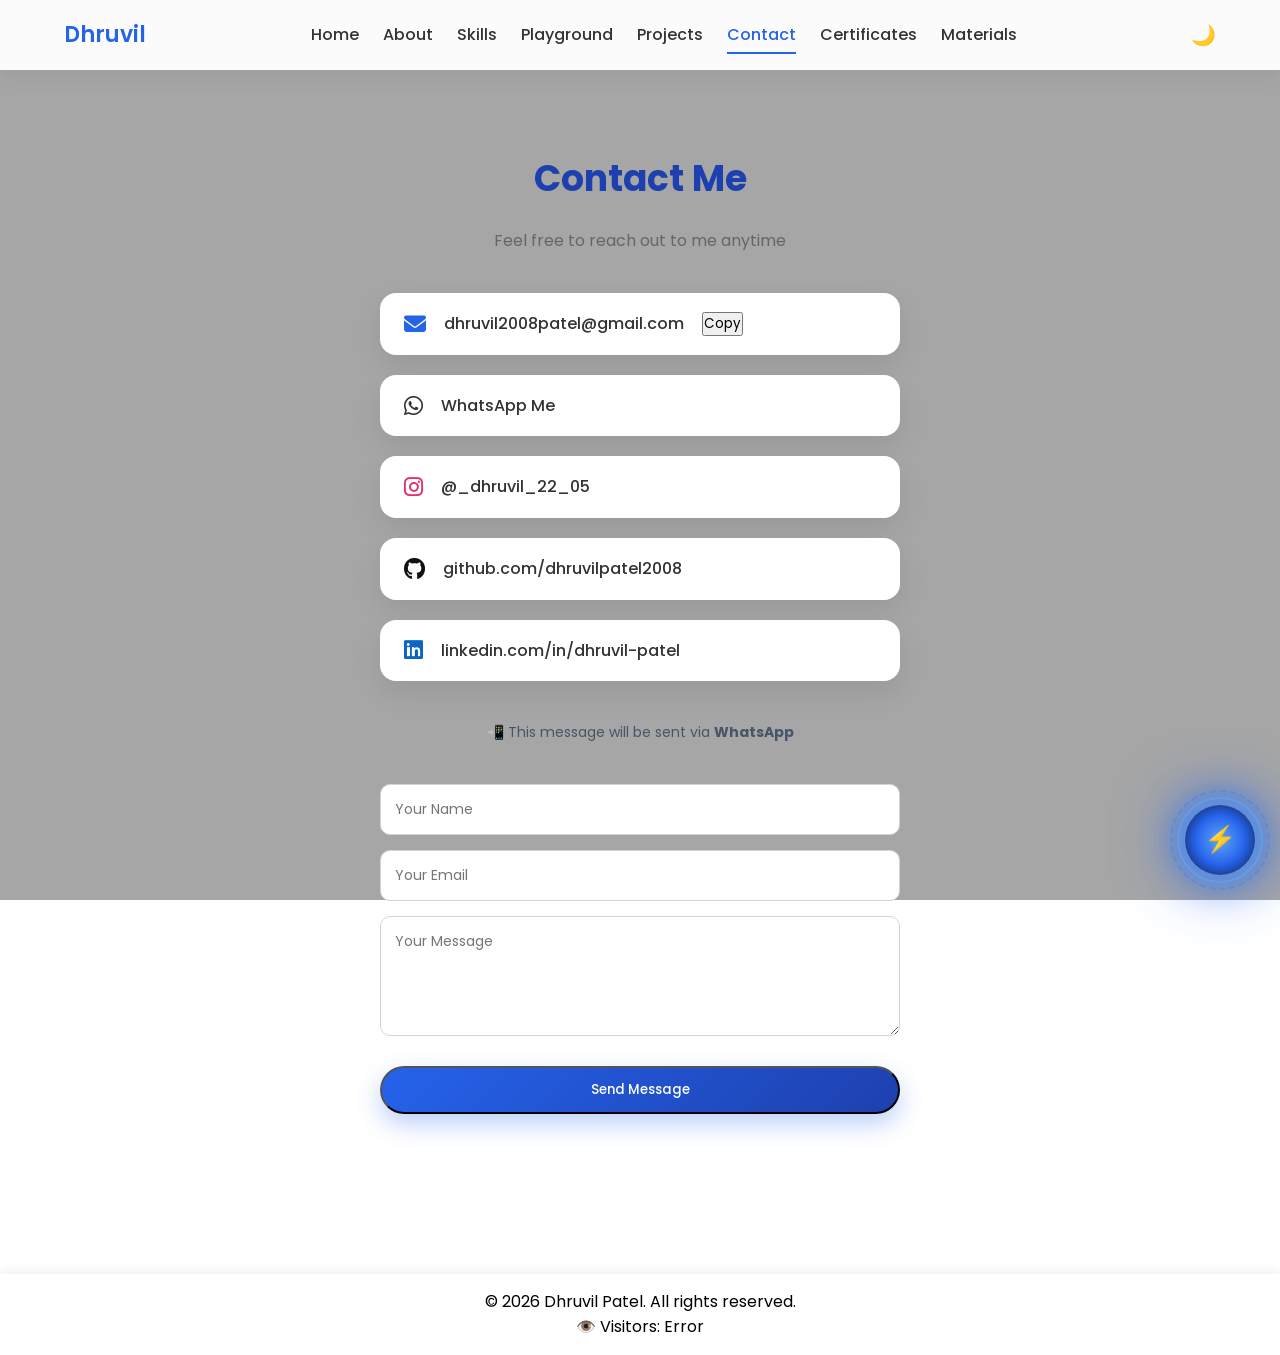
<file: contact.html>
<!DOCTYPE html>
<html lang="en">
<head>
  <meta charset="UTF-8">
  <meta name="viewport" content="width=device-width, initial-scale=1.0">
  <title>Contact | Dhruvil Patel</title>

  <!-- Main CSS -->
  <link rel="stylesheet" href="css/style.css">

  <!-- Font Awesome Icons -->
  <link rel="stylesheet" href="https://cdnjs.cloudflare.com/ajax/libs/font-awesome/6.5.1/css/all.min.css">
</head>

<body id="dynamic-theme">
  <video
  id="weather-video"
  autoplay
  muted
  loop
  playsinline>
</video>
<div class="animated-bg"></div>

<!-- ===== NAVBAR ===== -->
<header class="navbar">
  <h2 class="logo">Dhruvil</h2>
  <nav>
    <a href="index.html">Home</a>
    <a href="about.html">About</a>
    <a href="skills.html">Skills</a>
    <a href="playground.html">Playground</a>
    <a href="projects.html">Projects</a>
    <a href="contact.html" class="active">Contact</a>
    <a href="certificates.html">Certificates</a>
    
    <a 
      href="https://github.com/pateldhruvil2008/college-website/tree/main/materials"
      target="_blank"
    >
      Materials
    </a>
  </nav>
  <button id="theme-toggle" class="theme-btn">🌙</button>
</header>

<!-- ===== CONTACT SECTION ===== -->
<section class="page contact-page">
  <h1>Contact Me</h1>
  <p class="contact-subtitle">Feel free to reach out to me anytime</p>

  <!-- CONTACT LINKS -->
  <div class="contact-box">

    <!-- Email + Copy -->
    <div class="contact-item">
      <i class="fa-solid fa-envelope"></i>
      <span id="email-text">dhruvil2008patel@gmail.com</span>
      <button class="copy-btn" onclick="copyEmail()">Copy</button>
    </div>

    <!-- WhatsApp -->
    <a 
      href="https://wa.me/919586920797" 
      target="_blank" 
      class="contact-item"
    >
      <i class="fa-brands fa-whatsapp"></i>
      <span>WhatsApp Me</span>
    </a>

    <!-- Instagram -->
    <a href="https://www.instagram.com/_dhruvil_22_05/" target="_blank" class="contact-item">
      <i class="fa-brands fa-instagram"></i>
      <span>@_dhruvil_22_05</span>
    </a>

    <!-- GitHub -->
    <a href="https://github.com/dhruvilpatel2008" target="_blank" class="contact-item">
      <i class="fa-brands fa-github"></i>
      <span>github.com/dhruvilpatel2008</span>
    </a>

    <!-- LinkedIn -->
    <a href="https://www.linkedin.com/in/dhruvil-patel-48ab1a374" target="_blank" class="contact-item">
      <i class="fa-brands fa-linkedin"></i>
      <span>linkedin.com/in/dhruvil-patel</span>
    </a>

  </div>
<p class="whatsapp-info">
  📲 This message will be sent via <strong>WhatsApp</strong>
</p>

  <!-- CONTACT FORM -->
  <form class="contact-form" onsubmit="sendMessage(event)">
    <input type="text" id="name" placeholder="Your Name" required>
    <input type="email" id="email" placeholder="Your Email" required>
    <textarea id="message" placeholder="Your Message" required></textarea>
    <button type="submit" class="btn">Send Message</button>
  </form>
</section>

<!-- TOAST -->
<div id="toast">Message Sent ✔</div>

<!-- ===== FOOTER ===== -->
<footer>
  <p>© 2026 Dhruvil Patel. All rights reserved.</p>
  <p id="view-counter">👁️ Visitors: Loading...</p>

</footer>
<!-- Chatbot Button -->
<div id="chat-btn">
  <div class="ai-orb">
    <span class="orb-icon">⚡</span>
  </div>
  <span class="chat-tooltip">Ask Dhruvil AI</span>
</div>

<!-- Chatbot Box -->
<div id="chat-box">
  <div class="chat-header">

  <span>Dhruvil AI ⚡</span>

  <button onclick="clearChat()" class="clear-chat-btn">
    🗑
  </button>

</div>

  <div id="chat-messages">
    <div class="bot-msg">
      Hello! Choose an option 👇
    </div>

    <button onclick="askQuestion('about')">About Me</button>
    <button onclick="askQuestion('skills')">Skills</button>
    <button onclick="askQuestion('projects')">Projects</button>
    <button onclick="askQuestion('contact')">Contact</button>
  </div>

  <div class="chat-input">
    <input type="text" id="userInput" placeholder="Ask a question...">
    <button onclick="sendMessage()">Send</button>
  </div>
</div>
<!-- ===== JS ===== -->
 <script src="js/script.js"></script>
<script src="js/darkmode.js"></script>
<script src="js/contact.js"></script>
<script src="js/view-counter.js"></script>

</body>
</html>
</file>
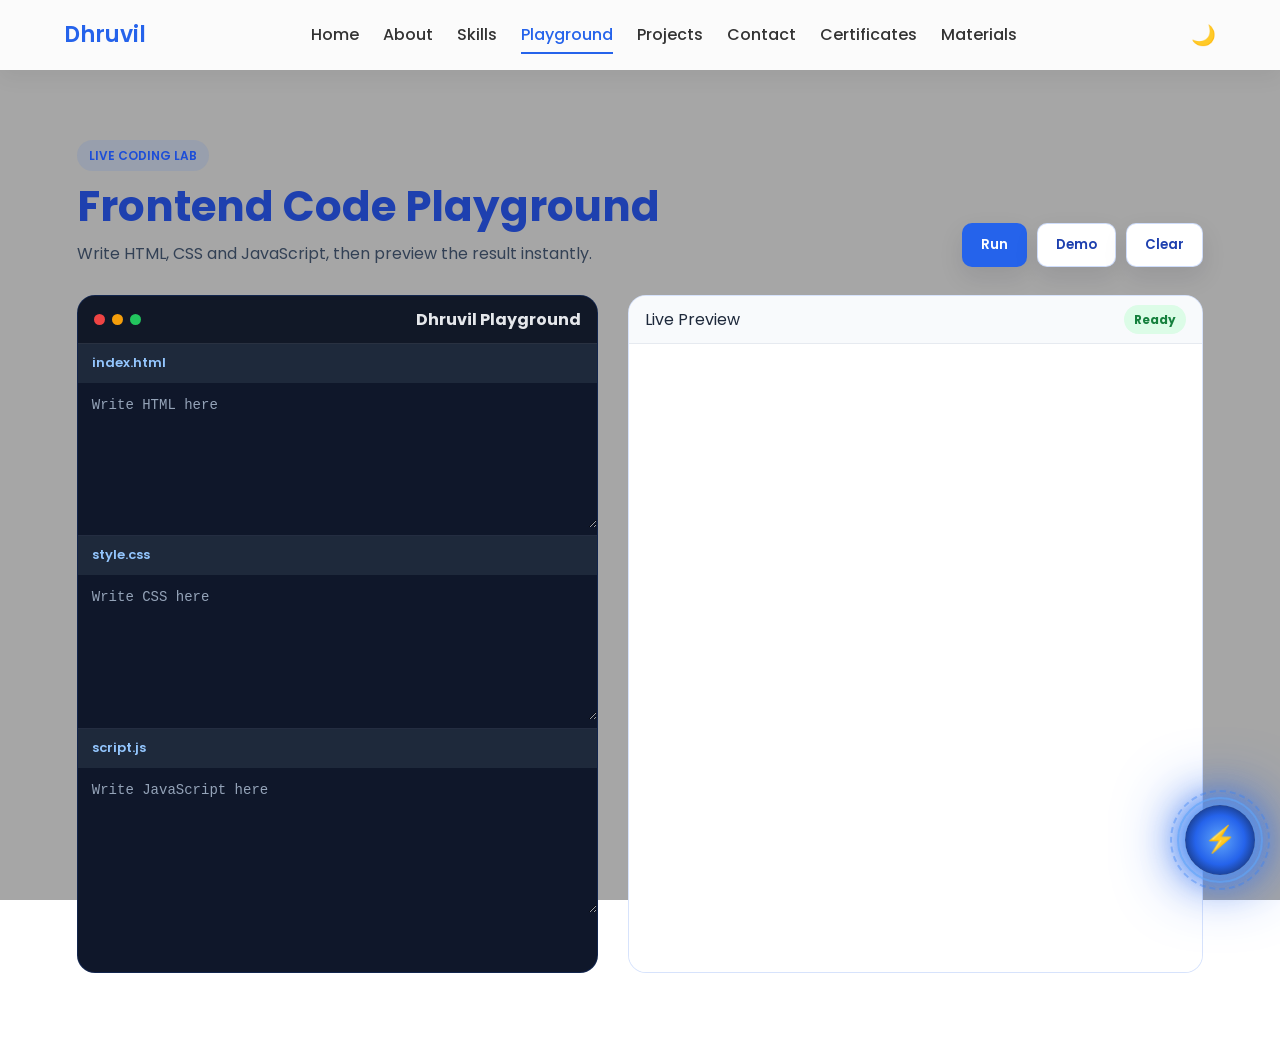
<file: playground.html>
<!DOCTYPE html>
<html lang="en">
<head>
  <meta charset="UTF-8">
  <title>Code Playground | Dhruvil</title>
  <meta name="viewport" content="width=device-width, initial-scale=1.0">

  <link rel="stylesheet" href="css/style.css?v=4">
</head>
<body id="dynamic-theme">
<video
  id="weather-video"
  autoplay
  muted
  loop
  playsinline>
</video>
<header class="navbar">
  <h2 class="logo">Dhruvil</h2>
  <nav>
    <a href="index.html">Home</a>
    <a href="about.html">About</a>
    <a href="skills.html">Skills</a>
    <a href="playground.html" class="active">Playground</a>
    <a href="projects.html">Projects</a>
    <a href="contact.html">Contact</a>
    <a href="certificates.html">Certificates</a>
    
    <!-- ✅ MATERIALS (GitHub Folder View) -->
    <a 
      href="https://github.com/pateldhruvil2008/college-website/tree/main/materials"
      target="_blank"
    >
      Materials
    </a>
  </nav>
  <button id="theme-toggle" class="theme-btn">🌙</button>
</header>

<section class="playground">

  <div class="playground-hero">
    <div>
      <span class="about-label">Live Coding Lab</span>
      <h1>Frontend Code Playground</h1>
      <p class="subtitle">Write HTML, CSS and JavaScript, then preview the result instantly.</p>
    </div>

    <div class="playground-actions">
      <button class="tool-btn primary-tool" onclick="runCode()">Run</button>
      <button class="tool-btn" onclick="loadStarterCode()">Demo</button>
      <button class="tool-btn" onclick="clearPlayground()">Clear</button>
    </div>
  </div>

  <div class="editor-container">

    <div class="editors">
      <div class="editor-topbar">
        <div class="window-dots">
          <span></span>
          <span></span>
          <span></span>
        </div>
        <strong>Dhruvil Playground</strong>
      </div>

      <div class="code-pane">
        <div class="file-tab">index.html</div>
        <textarea id="html-code" spellcheck="false" placeholder="Write HTML here"></textarea>
      </div>

      <div class="code-pane">
        <div class="file-tab">style.css</div>
        <textarea id="css-code" spellcheck="false" placeholder="Write CSS here"></textarea>
      </div>

      <div class="code-pane">
        <div class="file-tab">script.js</div>
        <textarea id="js-code" spellcheck="false" placeholder="Write JavaScript here"></textarea>
      </div>
    </div>

    <div class="output">
      <div class="preview-bar">
        <span>Live Preview</span>
        <strong id="preview-status">Ready</strong>
      </div>
      <iframe id="output-frame"></iframe>
    </div>

  </div>

</section>
<!-- Chatbot Button -->
<div id="chat-btn">
  <div class="ai-orb">
    <span class="orb-icon">⚡</span>
  </div>
  <span class="chat-tooltip">Ask Dhruvil AI</span>
</div>

<!-- Chatbot Box -->
<div id="chat-box">
  <div class="chat-header">

  <span>Dhruvil AI ⚡</span>

  <button onclick="clearChat()" class="clear-chat-btn">
    🗑
  </button>

</div>

  <div id="chat-messages">
    <div class="bot-msg">
      Hello! Choose an option 👇
    </div>

    <button onclick="askQuestion('about')">About Me</button>
    <button onclick="askQuestion('skills')">Skills</button>
    <button onclick="askQuestion('projects')">Projects</button>
    <button onclick="askQuestion('contact')">Contact</button>
  </div>

  <div class="chat-input">
    <input type="text" id="userInput" placeholder="Ask a question...">
    <button onclick="sendMessage()">Send</button>
  </div>
</div>
<!-- ===== JS ===== -->
 <script src="js/script.js"></script>
<script src="js/darkmode.js"></script>
<script src="js/playground.js"></script>

</body>
</html>
</file>
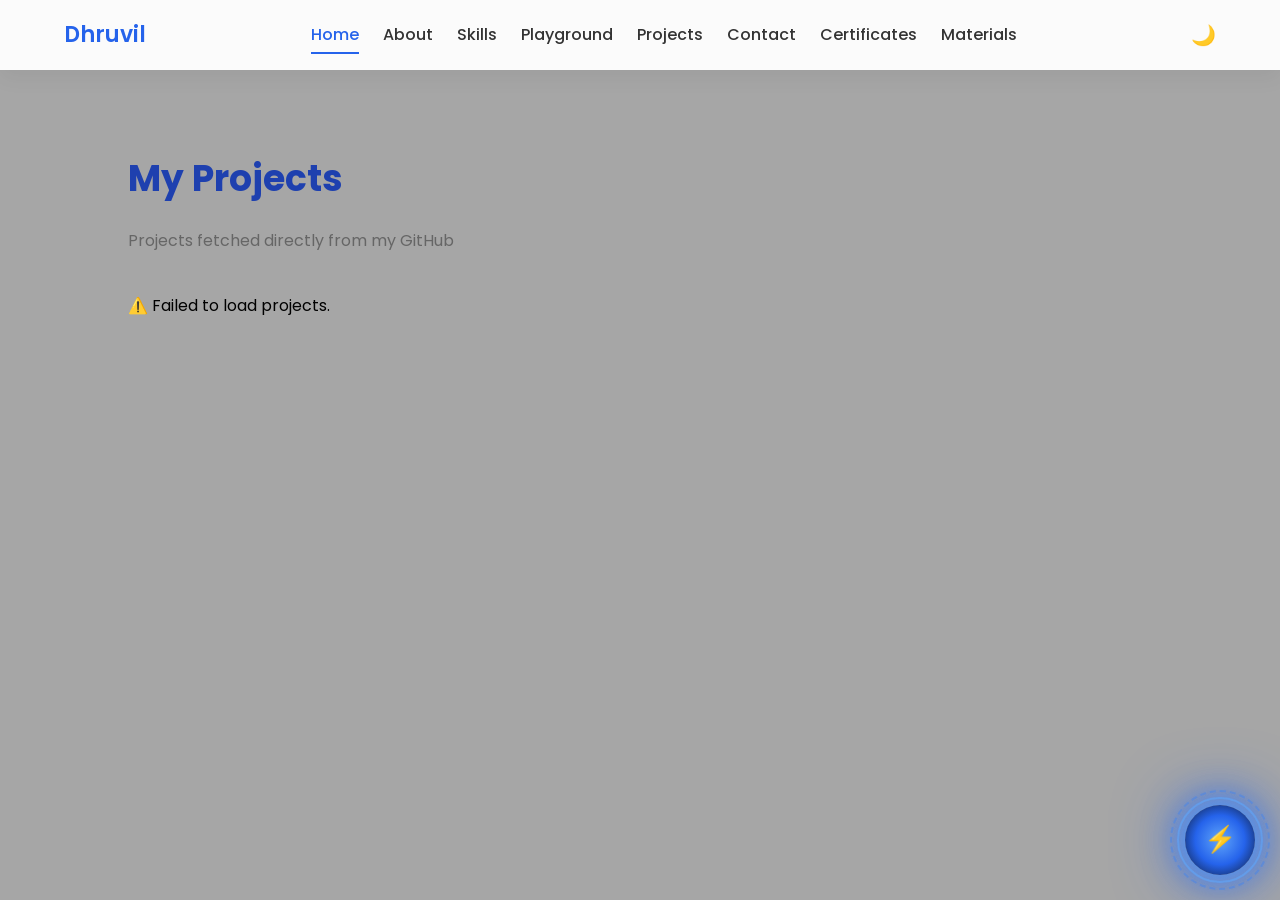
<file: projects.html>
<!DOCTYPE html>
<html lang="en">
<head>
  <meta charset="UTF-8">
  <meta name="viewport" content="width=device-width, initial-scale=1.0">
  <title>Projects | Dhruvil Patel</title>

  <link rel="stylesheet" href="css/style.css">
</head>
<body id="dynamic-theme">
  <video
    id="weather-video"
    autoplay
    muted
    loop
    playsinline>
  </video>
  <div class="animated-bg"></div>

<header class="navbar">
  <h2 class="logo">Dhruvil</h2>
  <nav>
    <a href="index.html" class="active">Home</a>
    <a href="about.html">About</a>
    <a href="skills.html">Skills</a>
    <a href="playground.html">Playground</a>
    <a href="projects.html">Projects</a>
    <a href="contact.html">Contact</a>
    <a href="certificates.html">Certificates</a>
    
    <!-- ✅ MATERIALS (GitHub Folder View) -->
    <a 
      href="https://github.com/pateldhruvil2008/college-website/tree/main/materials"
      target="_blank"
    >
      Materials
    </a>
  </nav>
  <button id="theme-toggle" class="theme-btn">🌙</button>
</header>

<section class="page">
  <h1>My Projects</h1>
  <p class="contact-subtitle">
    Projects fetched directly from my GitHub
  </p>

  <!-- Projects will load here -->
  <div id="projects-container" class="projects-grid">
    <p>Loading projects...</p>
  </div>
</section>
<!-- Chatbot Button -->
<div id="chat-btn">
  <div class="ai-orb">
    <span class="orb-icon">⚡</span>
  </div>
  <span class="chat-tooltip">Ask Dhruvil AI</span>
</div>

<!-- Chatbot Box -->
<div id="chat-box">
  <div class="chat-header">

  <span>Dhruvil AI ⚡</span>

  <button onclick="clearChat()" class="clear-chat-btn">
    🗑
  </button>

</div>

  <div id="chat-messages">
    <div class="bot-msg">
      Hello! Choose an option 👇
    </div>

    <button onclick="askQuestion('about')">About Me</button>
    <button onclick="askQuestion('skills')">Skills</button>
    <button onclick="askQuestion('projects')">Projects</button>
    <button onclick="askQuestion('contact')">Contact</button>
  </div>

  <div class="chat-input">
    <input type="text" id="userInput" placeholder="Ask a question...">
    <button onclick="sendMessage()">Send</button>
  </div>
</div>
<!-- ===== JS ===== -->
 <script src="js/script.js"></script>
<script src="js/darkmode.js"></script>
<script src="js/projects.js"></script>
</body>
</html>
</file>
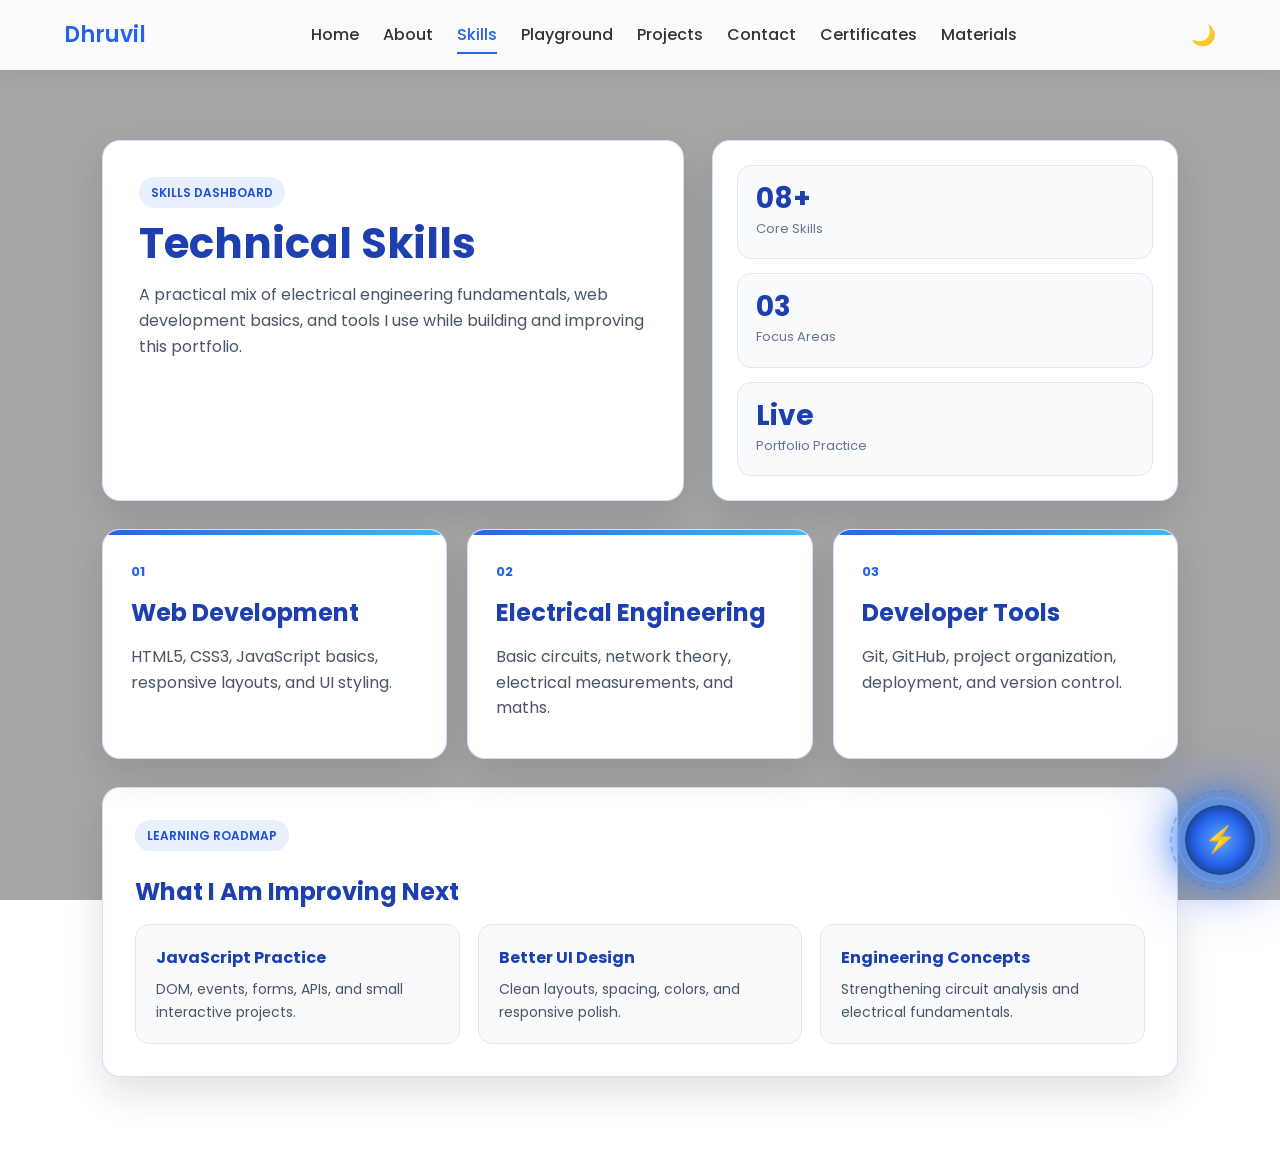
<file: skills.html>
<!DOCTYPE html>
<html lang="en">
<head>
  <meta charset="UTF-8">
  <meta name="viewport" content="width=device-width, initial-scale=1.0">
  <title>Skills | Dhruvil Patel</title>
  <link rel="stylesheet" href="css/style.css?v=3">
</head>
<body id="dynamic-theme">
  <video
    id="weather-video"
    autoplay
    muted
    loop
    playsinline>
  </video>
  <div class="animated-bg"></div>

<header class="navbar">
  <h2 class="logo">Dhruvil</h2>
  <nav>
    <a href="index.html">Home</a>
    <a href="about.html">About</a>
    <a href="skills.html" class="active">Skills</a>
    <a href="playground.html">Playground</a>
    <a href="projects.html">Projects</a>
    <a href="contact.html">Contact</a>
    <a href="certificates.html">Certificates</a>
    
    <!-- ✅ MATERIALS (GitHub Folder View) -->
    <a 
      href="https://github.com/pateldhruvil2008/college-website/tree/main/materials"
      target="_blank"
    >
      Materials
    </a>
  </nav>
  <button id="theme-toggle" class="theme-btn">🌙</button>
</header>

<section class="skills-page">
  <div class="skills-container">
    <div class="skills-hero">
      <div>
        <span class="about-label">Skills Dashboard</span>
        <h1>Technical Skills</h1>
        <p>
          A practical mix of electrical engineering fundamentals, web
          development basics, and tools I use while building and improving this
          portfolio.
        </p>
      </div>

      <div class="skills-summary">
        <div>
          <strong>08+</strong>
          <span>Core Skills</span>
        </div>
        <div>
          <strong>03</strong>
          <span>Focus Areas</span>
        </div>
        <div>
          <strong>Live</strong>
          <span>Portfolio Practice</span>
        </div>
      </div>
    </div>

    <div class="skill-category-grid">
      <div class="skill-category-card">
        <span>01</span>
        <h2>Web Development</h2>
        <p>HTML5, CSS3, JavaScript basics, responsive layouts, and UI styling.</p>
      </div>

      <div class="skill-category-card">
        <span>02</span>
        <h2>Electrical Engineering</h2>
        <p>Basic circuits, network theory, electrical measurements, and maths.</p>
      </div>

      <div class="skill-category-card">
        <span>03</span>
        <h2>Developer Tools</h2>
        <p>Git, GitHub, project organization, deployment, and version control.</p>
      </div>
    </div>

    <div class="skills-panel roadmap-panel">
      <div>
        <span class="about-label">Learning Roadmap</span>
        <h2>What I Am Improving Next</h2>
      </div>

      <div class="roadmap-grid">
        <div>
          <strong>JavaScript Practice</strong>
          <p>DOM, events, forms, APIs, and small interactive projects.</p>
        </div>
        <div>
          <strong>Better UI Design</strong>
          <p>Clean layouts, spacing, colors, and responsive polish.</p>
        </div>
        <div>
          <strong>Engineering Concepts</strong>
          <p>Strengthening circuit analysis and electrical fundamentals.</p>
        </div>
      </div>
    </div>
  </div>
</section>
<!-- Chatbot Button -->
<div id="chat-btn">
  <div class="ai-orb">
    <span class="orb-icon">⚡</span>
  </div>
  <span class="chat-tooltip">Ask Dhruvil AI</span>
</div>

<!-- Chatbot Box -->
<div id="chat-box">
  <div class="chat-header">

  <span>Dhruvil AI ⚡</span>

  <button onclick="clearChat()" class="clear-chat-btn">
    🗑
  </button>

</div>

  <div id="chat-messages">
    <div class="bot-msg">
      Hello! Choose an option 👇
    </div>

    <button onclick="askQuestion('about')">About Me</button>
    <button onclick="askQuestion('skills')">Skills</button>
    <button onclick="askQuestion('projects')">Projects</button>
    <button onclick="askQuestion('contact')">Contact</button>
  </div>

  <div class="chat-input">
    <input type="text" id="userInput" placeholder="Ask a question...">
    <button onclick="sendMessage()">Send</button>
  </div>
</div>
<!-- ===== JS ===== -->
 <script src="js/script.js"></script>
<script src="js/darkmode.js"></script>

</body>
</html>
</file>
<file: css/style.css>
/* =========================================================
   PORTFOLIO WEBSITE - COMPLETE RESPONSIVE CSS
   ========================================================= */

/* =========================================================
   GOOGLE FONT
   ========================================================= */

@import url('https://fonts.googleapis.com/css2?family=Poppins:wght@300;400;500;600&display=swap');


/* =========================================================
   RESET
   ========================================================= */

* {
  margin: 0;
  padding: 0;
  box-sizing: border-box;
  font-family: 'Poppins', sans-serif;
}

html {
  width: 100%;
  scroll-behavior: smooth;
}

body {
  width: 100%;
  min-height: 100vh;
  background: #ffffff;
  color: #000000;
  line-height: 1.6;
  overflow-x: hidden;
  transition: background 0.3s ease, color 0.3s ease;
}

img,
video,
iframe {
  max-width: 100%;
}

button,
input,
textarea {
  font-family: inherit;
}


/* =========================================================
   NAVBAR
   ========================================================= */

.navbar {
  position: sticky;
  position: -webkit-sticky;

  top: 0;
  left: 0;

  width: 100%;

  z-index: 10000;

  background: rgba(255, 255, 255, 0.95);
  backdrop-filter: blur(12px);
  -webkit-backdrop-filter: blur(12px);

  display: flex;
  align-items: center;
  justify-content: space-between;

  min-height: 70px;

  padding: 14px 5%;

  box-shadow: 0 8px 20px rgba(0, 0, 0, 0.05);

  animation: slideDown 0.8s ease;
}

/* Logo */

.logo {
  flex: 0 0 auto;

  font-size: 22px;
  font-weight: 600;

  color: #2563eb;

  white-space: nowrap;
}

/* Navigation */

.navbar nav {
  display: flex;
  align-items: center;

  gap: 24px;

  flex: 0 1 auto;

  white-space: nowrap;
}

/* Navbar links */

.navbar a {
  margin: 0;

  text-decoration: none;

  color: #333;

  font-weight: 500;

  position: relative;

  transition: color 0.3s ease;

  white-space: nowrap;
}

.navbar a::after {
  content: "";

  position: absolute;

  left: 0;
  bottom: -6px;

  width: 0;
  height: 2px;

  background: #2563eb;

  transition: width 0.3s ease;
}

.navbar a:hover::after,
.navbar a.active::after {
  width: 100%;
}

.navbar a:hover,
.navbar a.active {
  color: #2563eb;
}


/* Theme button */

.theme-btn {
  flex: 0 0 auto;

  border: none;
  background: none;

  font-size: 20px;

  cursor: pointer;

  margin-left: 10px;
}


/* =========================================================
   GLOBAL BUTTON
   ========================================================= */

.btn {
  display: inline-block;

  margin-top: 15px;

  padding: 12px 25px;

  background: linear-gradient(
    135deg,
    #2563eb,
    #1e40af
  );

  color: #ffffff;

  border-radius: 30px;

  text-decoration: none;

  font-weight: 500;

  box-shadow: 0 10px 25px rgba(37, 99, 235, 0.3);

  transition:
    transform 0.3s ease,
    box-shadow 0.3s ease,
    background 0.3s ease;
}

.btn:hover {
  transform: translateY(-4px);

  box-shadow:
    0 15px 30px rgba(37, 99, 235, 0.45);
}


/* =========================================================
   HERO
   ========================================================= */

.hero {
  width: 100%;

  min-height: 90vh;

  display: flex;

  align-items: center;
  justify-content: space-between;

  gap: 50px;

  padding: 80px 10%;

  animation: fadeIn 1.2s ease;
}

.hero-text {
  width: 100%;
  max-width: 550px;
}

.hero-text h1 {
  font-size: clamp(32px, 5vw, 46px);

  line-height: 1.2;

  margin-bottom: 10px;
}

.hero-text h1 span {
  color: #2563eb;
}

.hero-text h3 {
  font-size: 22px;

  font-weight: 500;

  color: #555;

  margin-bottom: 15px;
}

.hero-text p {
  color: #666;
}

.hero-img {
  flex: 0 0 auto;
}

.hero-img img {
  display: block;

  width: 260px;
  height: 260px;

  object-fit: cover;

  border-radius: 50%;

  box-shadow:
    0 20px 40px rgba(0, 0, 0, 0.15);

  animation: float 3s ease-in-out infinite;
}


/* =========================================================
   PAGE SECTIONS
   ========================================================= */

.page {
  width: 100%;

  padding: 80px 10%;

  animation: fadeUp 1s ease;
}

.page h1 {
  font-size: 36px;

  margin-bottom: 20px;

  color: #1e40af;
}


/* =========================================================
   SKILLS
   ========================================================= */

.skills {
  list-style: none;

  display: grid;

  grid-template-columns:
    repeat(auto-fit, minmax(180px, 1fr));

  gap: 20px;

  margin-top: 30px;
}

.skills li {
  background: #ffffff;

  padding: 18px;

  border-radius: 12px;

  text-align: center;

  font-weight: 500;

  box-shadow:
    0 10px 25px rgba(0, 0, 0, 0.08);

  transition:
    transform 0.3s,
    box-shadow 0.3s;
}

.skills li:hover {
  transform: translateY(-6px);

  box-shadow:
    0 18px 35px rgba(0, 0, 0, 0.12);
}


/* =========================================================
   PROJECTS
   ========================================================= */

.projects-grid {
  width: 100%;

  display: grid;

  grid-template-columns:
    repeat(auto-fit, minmax(260px, 1fr));

  gap: 25px;

  margin-top: 40px;
}

.project-card {
  width: 100%;

  min-width: 0;

  background: #ffffff;

  padding: 25px;

  border-radius: 16px;

  margin: 20px 0;

  box-shadow:
    0 15px 35px rgba(0, 0, 0, 0.08);

  transition:
    transform 0.3s,
    box-shadow 0.3s;
}

.project-card:hover {
  transform: translateY(-8px);

  box-shadow:
    0 25px 45px rgba(0, 0, 0, 0.15);
}

.project-card h3 {
  margin-bottom: 10px;

  color: #1e40af;
}

.project-card p {
  color: #555;

  font-size: 14px;

  margin-bottom: 15px;
}

.project-links {
  display: flex;

  flex-wrap: wrap;

  gap: 15px;
}

.project-links a {
  text-decoration: none;

  padding: 8px 14px;

  border-radius: 20px;

  font-size: 14px;

  font-weight: 500;

  background: #2563eb;

  color: #ffffff;

  transition:
    transform 0.3s,
    box-shadow 0.3s;
}

.project-links a:last-child {
  background: #16a34a;
}

.project-links a:hover {
  transform: translateY(-3px);

  box-shadow:
    0 8px 20px rgba(0, 0, 0, 0.15);
}


/* =========================================================
   SKILLS DASHBOARD
   ========================================================= */

.skills-page {
  width: 100%;

  padding: 70px 8%;
}

.skills-container {
  width: 100%;

  max-width: 1250px;

  margin: auto;
}

.skills-hero {
  display: grid;

  grid-template-columns:
    minmax(0, 1fr)
    minmax(300px, 0.8fr);

  gap: 28px;

  align-items: stretch;

  margin-bottom: 28px;
}

.skills-hero > div:first-child,
.skills-summary,
.skill-category-card,
.skills-panel {
  background: #ffffff;

  border:
    1px solid rgba(37, 99, 235, 0.2);

  border-radius: 18px;

  box-shadow:
    0 16px 38px rgba(15, 23, 42, 0.13);
}

.skills-hero > div:first-child {
  padding: 36px;
}

.skills-hero h1 {
  color: #1e40af;

  font-size: 42px;

  line-height: 1.15;

  margin-bottom: 14px;
}

.skills-hero p {
  max-width: 700px;

  color: #475569;
}

.skills-summary {
  display: grid;

  grid-template-columns: 1fr;

  gap: 14px;

  padding: 24px;
}

.skills-summary div {
  padding: 18px;

  border-radius: 14px;

  background: #f8fafc;

  border: 1px solid #e2e8f0;
}

.skills-summary strong {
  display: block;

  color: #1e40af;

  font-size: 28px;

  line-height: 1.1;
}

.skills-summary span {
  color: #64748b;

  font-size: 13px;
}

.skill-category-grid {
  display: grid;

  grid-template-columns:
    repeat(3, minmax(0, 1fr));

  gap: 20px;

  margin-bottom: 28px;
}

.skill-category-card {
  position: relative;

  min-height: 230px;

  padding: 28px;

  overflow: hidden;
}

.skill-category-card::before {
  content: "";

  position: absolute;

  inset: 0 0 auto 0;

  height: 5px;

  background:
    linear-gradient(
      90deg,
      #2563eb,
      #38bdf8
    );
}

.skill-category-card span {
  color: #2563eb;

  font-size: 13px;

  font-weight: 700;
}

.skill-category-card h2,
.skills-panel h2 {
  color: #1e40af;

  margin: 10px 0 12px;
}

.skill-category-card p {
  color: #475569;
}

.skills-panel {
  padding: 32px;

  margin-bottom: 28px;
}

.skill-meter-list {
  display: grid;

  gap: 18px;
}

.skill-meter > div:first-child {
  display: flex;

  justify-content: space-between;

  gap: 14px;

  margin-bottom: 8px;

  font-weight: 600;
}

.skill-meter strong {
  color: #2563eb;
}

.skill-track {
  height: 14px;

  background: #e5e7eb;

  border-radius: 999px;

  overflow: hidden;
}

.skill-track span {
  display: block;

  height: 100%;

  border-radius: inherit;

  background:
    linear-gradient(
      90deg,
      #2563eb,
      #38bdf8
    );
}

.roadmap-grid {
  display: grid;

  grid-template-columns:
    repeat(3, minmax(0, 1fr));

  gap: 18px;
}

.roadmap-grid div {
  padding: 20px;

  border-radius: 14px;

  background: #f8fafc;

  border: 1px solid #e2e8f0;
}

.roadmap-grid strong {
  color: #1e40af;
}

.roadmap-grid p {
  color: #475569;

  margin-top: 8px;

  font-size: 14px;
}


/* =========================================================
   ABOUT PAGE
   ========================================================= */

.about-page {
  width: 100%;

  padding: 60px 8%;
}

.about-container {
  width: 100%;

  max-width: 1000px;

  margin: auto;
}

.about-container > h1 {
  color: #1e40af;

  font-size: 38px;

  margin-bottom: 26px;
}

.about-intro,
.about-section {
  width: 100%;

  background: #ffffff;

  padding: 28px;

  border-radius: 10px;

  margin-bottom: 30px;

  box-shadow:
    0 8px 20px rgba(0, 0, 0, 0.08);
}

.about-intro {
  font-size: 16px;
}

.about-section h2 {
  color: #1e40af;

  margin-bottom: 15px;

  font-size: 22px;
}


/* =========================================================
   ABOUT DASHBOARD
   ========================================================= */

.about-dashboard {
  display: grid;

  grid-template-columns:
    minmax(0, 1.25fr)
    minmax(280px, 0.75fr);

  gap: 24px;

  margin-bottom: 30px;
}

.about-profile-card,
.fact-card,
.focus-card {
  background: #ffffff;

  border:
    1px solid rgba(37, 99, 235, 0.22);

  box-shadow:
    0 16px 38px rgba(15, 23, 42, 0.14);
}

.about-profile-card {
  min-height: 330px;

  padding: 34px;

  border-radius: 18px;

  display: flex;

  flex-direction: column;

  justify-content: center;
}

.about-label {
  display: inline-block;

  width: fit-content;

  margin-bottom: 12px;

  padding: 6px 12px;

  border-radius: 999px;

  background: rgba(37, 99, 235, 0.1);

  color: #1d4ed8;

  font-size: 12px;

  font-weight: 600;

  text-transform: uppercase;
}

.about-profile-card h2 {
  max-width: 620px;

  color: #0f172a;

  font-size: 34px;

  line-height: 1.18;

  margin-bottom: 16px;
}

.about-profile-card p {
  max-width: 660px;

  color: #475569;
}

.about-profile-card .btn {
  align-self: flex-start;
}

.about-quick-facts {
  display: grid;

  grid-template-columns: 1fr 1fr;

  gap: 16px;
}

.fact-card {
  position: relative;

  min-height: 150px;

  padding: 22px;

  border-radius: 16px;

  display: flex;

  flex-direction: column;

  justify-content: center;

  gap: 12px;

  overflow: hidden;
}

.fact-card::before {
  content: "";

  position: absolute;

  inset: 0 0 auto 0;

  height: 4px;

  background:
    linear-gradient(
      90deg,
      #2563eb,
      #38bdf8
    );
}

.fact-card span {
  color: #64748b;

  font-size: 13px;

  font-weight: 500;

  text-transform: uppercase;
}

.fact-card strong {
  color: #1e40af;

  font-size: 24px;

  line-height: 1.2;
}

.overview-card {
  display: grid;

  grid-template-columns:
    minmax(0, 1fr)
    minmax(280px, 0.85fr);

  gap: 28px;

  align-items: center;
}

.compact-progress {
  max-width: none;

  margin: 0;

  box-shadow: none;

  border:
    1px solid rgba(37, 99, 235, 0.16);

  background: #f8fafc;
}

.journey-section {
  overflow: hidden;
}

.journey-timeline {
  display: grid;

  grid-template-columns:
    repeat(3, minmax(0, 1fr));

  gap: 18px;

  border-left: 0;

  padding-left: 0;
}

.journey-timeline .timeline-item {
  position: relative;

  min-height: 190px;

  margin-bottom: 0;

  padding: 24px;

  border-radius: 16px;

  background: #f8fafc;

  border: 1px solid #e2e8f0;
}

.journey-timeline .timeline-item::before {
  content: "";

  position: absolute;

  top: 22px;
  right: 22px;

  width: 12px;
  height: 12px;

  border-radius: 50%;

  background: #2563eb;

  box-shadow:
    0 0 0 6px rgba(37, 99, 235, 0.12);
}

.focus-grid,
.achievement-grid {
  display: grid;

  grid-template-columns:
    repeat(3, minmax(0, 1fr));

  gap: 18px;
}

.focus-card {
  padding: 24px;

  border-radius: 16px;
}

.focus-card h3 {
  color: #1e40af;

  margin-bottom: 10px;
}

.focus-card p,
.achievement-grid p {
  color: #475569;

  font-size: 14px;
}

.achievement-grid {
  grid-template-columns:
    repeat(2, minmax(0, 1fr));
}

.achievement-grid p {
  padding: 18px;

  border-radius: 14px;

  background: #f8fafc;

  border: 1px solid #e2e8f0;

  margin: 0;
}


/* =========================================================
   TIMELINE
   ========================================================= */

.timeline {
  border-left: 3px solid #2563eb;

  padding-left: 20px;
}

.timeline-item {
  margin-bottom: 20px;
}

.timeline-item span {
  font-size: 13px;

  color: #6b7280;
}

.timeline-item h3 {
  font-size: 18px;

  color: #1e40af;
}


/* =========================================================
   ABOUT SKILL GROUPS
   ========================================================= */

.skill-groups {
  display: grid;

  grid-template-columns:
    repeat(auto-fit, minmax(250px, 1fr));

  gap: 25px;
}

.skill-groups h4 {
  color: #2563eb;

  margin-bottom: 10px;
}

.skill-groups ul {
  padding-left: 18px;
}

.skill-groups li {
  margin-bottom: 6px;
}

.achievements {
  padding-left: 18px;
}

.achievements li {
  margin-bottom: 8px;
}


/* =========================================================
   SEMESTER PROGRESS
   ========================================================= */

.semester-progress-wrapper {
  width: 100%;

  padding: 40px 8%;
}

.semester-progress-box {
  width: 100%;

  max-width: 700px;

  margin: auto;

  background: #ffffff;

  padding: 25px;

  border-radius: 12px;

  box-shadow:
    0 10px 25px rgba(0, 0, 0, 0.08);
}

.semester-progress-box h2 {
  color: #1e40af;

  margin-bottom: 15px;

  text-align: center;
}

.progress-info {
  display: flex;

  justify-content: space-between;

  align-items: center;

  gap: 12px;

  flex-wrap: wrap;

  font-weight: 500;

  margin-bottom: 12px;
}

.progress-info span {
  display: inline-flex;

  align-items: center;

  min-height: 34px;

  padding: 6px 12px;

  border-radius: 999px;

  background: #eef4ff;

  color: #1e40af;

  font-size: 14px;

  white-space: nowrap;
}

#progress-percent {
  margin-left: auto;

  background: #ecfeff;

  color: #0891b2;
}

.progress-bar {
  height: 14px;

  background: #e5e7eb;

  border-radius: 10px;

  overflow: hidden;
}

#progress-fill {
  height: 100%;

  width: 0%;

  background:
    linear-gradient(
      90deg,
      #2563eb,
      #38bdf8
    );

  transition: width 0.8s ease;
}


/* =========================================================
   MATERIALS
   ========================================================= */

.materials {
  width: 100%;

  padding: 60px 8%;
}

.materials h1 {
  font-size: 36px;

  color: #1e40af;
}

.materials .subtitle {
  color: #64748b;

  margin-bottom: 30px;
}

.material-box {
  width: 100%;

  background: #ffffff;

  padding: 25px;

  margin-bottom: 30px;

  border-radius: 14px;

  box-shadow:
    0 10px 25px rgba(0, 0, 0, 0.08);
}

.material-box h2 {
  color: #2563eb;

  margin-bottom: 15px;
}

.material-box ul {
  list-style: none;

  padding: 0;
}

.material-box li {
  padding: 10px 0;
}

.material-box a {
  text-decoration: none;

  color: #1f2937;
}

.material-box a:hover {
  color: #2563eb;
}

.materials-home {
  width: 100%;

  padding: 60px 8%;
}

.materials-box {
  width: 100%;

  max-width: 900px;

  margin: auto;

  background: #ffffff;

  padding: 35px;

  border-radius: 14px;

  box-shadow:
    0 12px 30px rgba(0, 0, 0, 0.1);

  text-align: center;
}

.materials-box h2 {
  color: #1e40af;

  margin-bottom: 12px;
}

.materials-box p {
  color: #4b5563;

  margin-bottom: 20px;
}


/* =========================================================
   CONTACT
   ========================================================= */

.contact-page {
  width: 100%;

  text-align: center;
}

.contact-subtitle {
  color: #666;

  margin-top: 10px;
}

.contact-box,
.contact-form {
  width: 100%;

  max-width: 520px;

  margin: 40px auto;

  display: flex;

  flex-direction: column;

  gap: 20px;
}

.contact-item {
  width: 100%;

  display: flex;

  align-items: center;

  gap: 18px;

  padding: 18px 24px;

  background: #ffffff;

  border-radius: 16px;

  text-decoration: none;

  color: #333;

  font-weight: 500;

  box-shadow:
    0 12px 30px rgba(0, 0, 0, 0.08);

  transition:
    transform 0.3s ease,
    box-shadow 0.3s ease;
}

.contact-item i {
  flex: 0 0 auto;

  font-size: 22px;
}

.contact-item:hover {
  transform: translateY(-6px);

  box-shadow:
    0 22px 45px rgba(0, 0, 0, 0.15);
}

.contact-item .fa-envelope {
  color: #2563eb;
}

.contact-item .fa-phone {
  color: #16a34a;
}

.contact-item .fa-instagram {
  color: #e1306c;
}

.contact-item .fa-github {
  color: #111;
}

.contact-item .fa-linkedin {
  color: #0a66c2;
}

.contact-form {
  gap: 15px;
}

.contact-form input,
.contact-form textarea {
  width: 100%;

  padding: 14px;

  border-radius: 10px;

  border: 1px solid #cbd5e1;

  font-size: 14px;

  outline: none;
}

.contact-form textarea {
  min-height: 120px;

  resize: vertical;
}

.whatsapp-info {
  width: 100%;

  max-width: 520px;

  margin: 35px auto 15px;

  text-align: center;

  font-size: 14px;

  color: #475569;
}


/* =========================================================
   FOOTER
   ========================================================= */

footer {
  width: 100%;

  background: #ffffff;

  text-align: center;

  padding: 15px;

  margin-top: 40px;

  box-shadow:
    0 -4px 10px rgba(0, 0, 0, 0.06);
}


/* =========================================================
   PLAYGROUND
   ========================================================= */

.playground {
  width: 100%;

  padding: 70px 6%;

  background: transparent;
}

.playground-hero {
  width: 100%;

  max-width: 1250px;

  margin: 0 auto 28px;

  display: flex;

  justify-content: space-between;

  align-items: end;

  gap: 22px;
}

.playground h1 {
  color: #1e40af;

  font-size: 42px;

  line-height: 1.15;

  margin-bottom: 10px;
}

.playground .subtitle {
  color: #334155;

  margin-bottom: 0;
}

.playground-actions {
  display: flex;

  gap: 10px;

  flex-wrap: wrap;

  justify-content: flex-end;
}

.tool-btn {
  border:
    1px solid rgba(37, 99, 235, 0.22);

  border-radius: 10px;

  padding: 11px 18px;

  background: #ffffff;

  color: #1e40af;

  font-weight: 600;

  cursor: pointer;

  box-shadow:
    0 10px 24px rgba(15, 23, 42, 0.1);

  transition:
    transform 0.2s ease,
    box-shadow 0.2s ease;
}

.primary-tool {
  background: #2563eb;

  color: #ffffff;
}

.tool-btn:hover {
  transform: translateY(-2px);

  box-shadow:
    0 16px 30px rgba(15, 23, 42, 0.16);
}

.editor-container {
  width: 100%;

  max-width: 1250px;

  margin: auto;

  display: grid;

  grid-template-columns:
    minmax(0, 0.95fr)
    minmax(0, 1.05fr);

  gap: 30px;

  align-items: stretch;
}

.editors,
.output {
  width: 100%;

  min-width: 0;

  border:
    1px solid rgba(37, 99, 235, 0.18);

  border-radius: 18px;

  overflow: hidden;
}

.editors {
  padding: 0;

  gap: 0;

  background: #0f172a;

  display: flex;

  flex-direction: column;
}

.editor-topbar,
.preview-bar {
  min-height: 48px;

  display: flex;

  align-items: center;

  justify-content: space-between;

  gap: 14px;

  padding: 0 16px;

  background: #111827;

  color: #e5e7eb;

  border-bottom:
    1px solid rgba(148, 163, 184, 0.18);
}

.window-dots {
  display: flex;

  gap: 7px;
}

.window-dots span {
  width: 11px;
  height: 11px;

  border-radius: 50%;
}

.window-dots span:nth-child(1) {
  background: #ef4444;
}

.window-dots span:nth-child(2) {
  background: #f59e0b;
}

.window-dots span:nth-child(3) {
  background: #22c55e;
}

.code-pane {
  border-bottom:
    1px solid rgba(148, 163, 184, 0.16);
}

.code-pane:last-child {
  border-bottom: 0;
}

.file-tab {
  padding: 9px 14px;

  background: #1e293b;

  color: #93c5fd;

  font-size: 13px;

  font-weight: 600;
}

.editors textarea {
  width: 100%;

  min-height: 145px;

  resize: vertical;

  border: 0;

  border-radius: 0;

  padding: 14px;

  background: #0f172a;

  color: #dbeafe;

  outline: none;

  font-family: "Fira Code", monospace;

  font-size: 14px;

  box-shadow: none;
}

.editors textarea::placeholder {
  color: #94a3b8;
}

.editors textarea:focus {
  box-shadow:
    inset 0 0 0 2px #38bdf8;
}

.output {
  padding: 0;

  background: #ffffff;

  position: relative;
}

.preview-bar {
  background: #f8fafc;

  color: #1e293b;
}

.preview-bar strong {
  padding: 5px 10px;

  border-radius: 999px;

  background: #dcfce7;

  color: #15803d;

  font-size: 12px;
}

.output iframe {
  width: 100%;

  min-height: 620px;

  height: 100%;

  border: none;

  border-radius: 0;

  background: #ffffff;
}


/* =========================================================
   CERTIFICATES
   ========================================================= */

.certificates-section {
  width: 90%;

  max-width: 1300px;

  margin: auto;

  padding: 60px 0;
}

.certificates-title {
  text-align: center;

  font-size: 3rem;

  margin-bottom: 10px;
}

.certificates-subtitle {
  text-align: center;

  color: #64748b;

  margin-bottom: 50px;
}

.stats {
  display: flex;

  justify-content: center;

  gap: 20px;

  margin-bottom: 50px;

  flex-wrap: wrap;
}

.stat-box {
  background: rgba(255, 255, 255, 0.08);

  backdrop-filter: blur(10px);

  -webkit-backdrop-filter: blur(10px);

  border:
    1px solid rgba(255, 255, 255, 0.15);

  padding: 25px;

  border-radius: 18px;

  min-width: 220px;

  text-align: center;

  transition: 0.3s ease;
}

.stat-box:hover {
  transform: translateY(-5px);
}

.stat-box h3 {
  font-size: 2rem;

  color: #38bdf8;
}

.stat-box p {
  margin-top: 10px;

  color: #e2e8f0;
}

#certificate-container {
  width: 100%;

  display: grid;

  grid-template-columns:
    repeat(auto-fit, minmax(280px, 1fr));

  gap: 25px;

  margin-top: 30px;
}

.card {
  width: 100%;

  min-width: 0;

  background: #ffffff;

  border: 1px solid #e5e7eb;

  border-radius: 18px;

  overflow: hidden;

  transition: all 0.3s ease;

  box-shadow:
    0 4px 15px rgba(0, 0, 0, 0.08);
}

.card:hover {
  transform: translateY(-8px);

  box-shadow:
    0 12px 30px rgba(0, 0, 0, 0.15);
}

.card img {
  width: 100%;

  height: 220px;

  object-fit: cover;

  display: block;
}

.card-content {
  padding: 20px;
}

.card h2 {
  font-size: 1.4rem;

  color: #111827;

  margin-bottom: 12px;
}

.issuer {
  color: #2563eb;

  font-weight: 600;

  margin-bottom: 5px;
}

.date {
  color: #6b7280;

  font-size: 0.95rem;

  margin-bottom: 12px;
}

.description {
  color: #374151;

  line-height: 1.7;

  font-size: 0.95rem;
}

.view-btn {
  display: inline-block;

  margin-top: 18px;

  background: #2563eb;

  color: white;

  padding: 10px 18px;

  border-radius: 8px;

  text-decoration: none;

  font-weight: 500;

  transition: 0.3s;
}

.view-btn:hover {
  background: #1d4ed8;
}


/* =========================================================
   STORY MODAL
   ========================================================= */

.story-btn {
  display: inline-block;

  margin-top: 10px;

  margin-left: 8px;

  background: #10b981;

  color: white;

  border: none;

  border-radius: 8px;

  padding: 10px 18px;

  cursor: pointer;

  transition: 0.3s;
}

.story-btn:hover {
  background: #059669;
}

.story-modal {
  display: none;

  position: fixed;

  inset: 0;

  width: 100%;
  height: 100%;

  background: rgba(0, 0, 0, 0.7);

  justify-content: center;

  align-items: center;

  z-index: 99999;

  padding: 20px;
}

.story-content {
  width: 100%;

  max-width: 600px;

  max-height: 90vh;

  overflow-y: auto;

  background: white;

  color: black;

  padding: 30px;

  border-radius: 15px;
}

.close-story {
  float: right;

  font-size: 30px;

  cursor: pointer;
}

.story-content h3 {
  color: #2563eb;

  margin-top: 15px;

  margin-bottom: 5px;
}

.story-content p {
  line-height: 1.7;

  color: #374151;
}


/* =========================================================
   STATS CARD
   ========================================================= */

.stats-card {
  width: min(90%, 500px);

  margin: 40px auto;

  padding: 25px;

  text-align: center;

  background: #ffffff;

  border-radius: 20px;

  border:
    1px solid rgba(37, 99, 235, 0.2);

  box-shadow:
    0 10px 30px rgba(0, 0, 0, 0.08);

  transition: transform 0.3s ease;
}

.stats-card:hover {
  transform: translateY(-5px);
}

.stats-card h2 {
  color: #2563eb;

  margin-bottom: 15px;

  font-size: 28px;
}

.stats-card p {
  font-size: 18px;

  font-weight: 500;

  margin-bottom: 15px;
}

.stats-card img {
  display: block;

  margin: auto;

  width: 100%;

  max-width: 260px;

  height: auto;

  border-radius: 10px;
}


/* =========================================================
   CHATBOT ORB
   ========================================================= */

#chat-btn {
  position: fixed;

  bottom: 25px;
  right: 25px;

  width: 70px;
  height: 70px;

  z-index: 100000;

  cursor: pointer;
}

.ai-orb {
  width: 70px;
  height: 70px;

  border-radius: 50%;

  background:
    radial-gradient(
      circle at center,
      #60a5fa,
      #2563eb,
      #0f172a
    );

  box-shadow:
    0 0 20px #60a5fa,
    0 0 40px #2563eb,
    0 0 70px #2563eb;

  animation:
    orbPulse 2s infinite ease-in-out,
    orbFloat 4s infinite ease-in-out;

  position: relative;
}

.ai-orb::before {
  content: "";

  position: absolute;

  inset: -8px;

  border:
    2px solid rgba(96, 165, 250, 0.6);

  border-radius: 50%;

  animation:
    ringRotate 6s linear infinite;
}

.ai-orb::after {
  content: "";

  position: absolute;

  inset: -15px;

  border:
    2px dashed rgba(59, 130, 246, 0.4);

  border-radius: 50%;

  animation:
    ringRotateReverse 10s linear infinite;
}

.orb-icon {
  position: absolute;

  top: 50%;
  left: 50%;

  transform: translate(-50%, -50%);

  font-size: 26px;

  color: white;
}

.chat-tooltip {
  position: absolute;

  right: 85px;
  top: 50%;

  transform: translateY(-50%);

  background: #111827;

  color: white;

  padding: 8px 12px;

  border-radius: 10px;

  white-space: nowrap;

  opacity: 0;

  pointer-events: none;

  transition: 0.3s;
}

#chat-btn:hover .chat-tooltip {
  opacity: 1;
}

.ai-orb.clicked {
  animation: burst 0.5s ease;
}


/* =========================================================
   CHATBOT BOX
   ========================================================= */

#chat-box {
  position: fixed;

  bottom: 110px;
  right: 25px;

  width: 340px;
  height: 460px;

  background:
    rgba(15, 23, 42, 0.95);

  backdrop-filter: blur(15px);

  border:
    1px solid rgba(96, 165, 250, 0.3);

  border-radius: 20px;

  display: none;

  flex-direction: column;

  overflow: hidden;

  z-index: 100001;

  box-shadow:
    0 0 20px rgba(96, 165, 250, 0.3),
    0 0 50px rgba(37, 99, 235, 0.2);
}

.chat-header {
  position: relative;

  padding: 15px;

  background:
    linear-gradient(
      135deg,
      #2563eb,
      #60a5fa
    );

  color: white;

  font-weight: 600;

  text-align: center;
}

.clear-chat-btn {
  position: absolute;

  right: 10px;
  top: 10px;

  border: none;

  background: transparent;

  color: white;

  font-size: 18px;

  cursor: pointer;
}

.clear-chat-btn:hover {
  transform: scale(1.1);
}

#chat-messages {
  flex: 1;

  min-height: 0;

  padding: 15px;

  overflow-y: auto;
}

.bot-msg {
  background:
    rgba(255, 255, 255, 0.08);

  color: white;

  padding: 10px 12px;

  border-radius: 12px;

  margin-bottom: 10px;
}

#chat-messages button {
  width: 100%;

  margin-top: 8px;

  padding: 10px;

  border: none;

  border-radius: 10px;

  background: #2563eb;

  color: white;

  cursor: pointer;

  transition: 0.3s;
}

#chat-messages button:hover {
  background: #3b82f6;
}

.chat-input {
  display: flex;

  flex: 0 0 auto;

  border-top:
    1px solid rgba(255, 255, 255, 0.1);
}

.chat-input input {
  flex: 1;

  min-width: 0;

  padding: 12px;

  border: none;

  outline: none;

  background: transparent;

  color: white;
}

.chat-input input::placeholder {
  color: #94a3b8;
}

.chat-input button {
  border: none;

  padding: 12px 16px;

  background: #2563eb;

  color: white;

  cursor: pointer;
}


/* =========================================================
   TOASTS
   ========================================================= */

#toast {
  position: fixed;

  bottom: 30px;
  right: 30px;

  background: #16a34a;

  color: white;

  padding: 12px 18px;

  border-radius: 10px;

  opacity: 0;

  pointer-events: none;

  transform: translateY(20px);

  transition:
    opacity 0.4s,
    transform 0.4s;

  z-index: 100002;
}

#toast.show {
  opacity: 1;

  transform: translateY(0);
}

.welcome-toast {
  position: fixed;

  bottom: 30px;
  left: 50%;

  transform:
    translateX(-50%)
    translateY(20px);

  background: #2563eb;

  color: #ffffff;

  padding: 14px 26px;

  border-radius: 30px;

  font-size: 15px;

  font-weight: 500;

  box-shadow:
    0 15px 35px rgba(0, 0, 0, 0.25);

  opacity: 0;

  pointer-events: none;

  transition:
    opacity 0.4s ease,
    transform 0.4s ease;

  z-index: 9999;
}

.welcome-toast.show {
  opacity: 1;

  transform:
    translateX(-50%)
    translateY(0);
}


/* =========================================================
   VIDEO HERO
   ========================================================= */

.video-hero {
  position: relative;

  width: 100%;

  min-height: 100vh;

  overflow: hidden;
}

.bg-video {
  position: absolute;

  inset: 0;

  width: 100%;
  height: 100%;

  object-fit: cover;

  opacity: 0.3;

  z-index: 0;
}

.video-overlay {
  position: absolute;

  inset: 0;

  background:
    linear-gradient(
      to bottom,
      rgba(2, 6, 23, 0.75),
      rgba(2, 6, 23, 0.85)
    );

  z-index: 1;
}

.hero-content {
  position: relative;

  z-index: 2;

  width: 100%;

  min-height: 100vh;

  display: flex;

  align-items: center;

  justify-content: space-between;

  gap: 50px;

  padding: 80px 10%;
}

.video-hero .hero-text h1,
.video-hero .hero-text h3,
.video-hero .hero-text p {
  color: #ffffff;
}

.video-hero .hero-text h1 {
  font-size: clamp(32px, 5vw, 48px);

  font-weight: 600;
}

.video-hero .hero-text h1 span {
  color: #60a5fa;
}

.video-hero .hero-text h3 {
  font-size: 22px;

  opacity: 0.9;
}

.video-hero .hero-text p {
  opacity: 0.85;

  max-width: 520px;
}

.video-hero .btn {
  background:
    linear-gradient(
      135deg,
      #3b82f6,
      #2563eb
    );

  color: #ffffff;
}


/* =========================================================
   WEATHER VIDEO
   ========================================================= */

#weather-video {
  position: fixed;

  top: 0;
  left: 0;

  width: 100vw;
  height: 100vh;

  object-fit: cover;

  z-index: -999;

  opacity: 0.45;

  pointer-events: none;
}

body::before {
  content: "";

  position: fixed;

  inset: 0;

  background: rgba(0, 0, 0, 0.35);

  z-index: -998;

  pointer-events: none;
}


/* =========================================================
   SCROLL ANIMATIONS
   ========================================================= */

.reveal {
  opacity: 0;

  transform: translateY(40px);

  transition: all 0.8s ease;
}

.reveal.active {
  opacity: 1;

  transform: translateY(0);
}

.reveal-left {
  opacity: 0;

  transform: translateX(-60px);

  transition: all 0.8s ease;
}

.reveal-left.active {
  opacity: 1;

  transform: translateX(0);
}

.reveal-right {
  opacity: 0;

  transform: translateX(60px);

  transition: all 0.8s ease;
}

.reveal-right.active {
  opacity: 1;

  transform: translateX(0);
}


/* =========================================================
   ANIMATIONS
   ========================================================= */

@keyframes fadeIn {
  from {
    opacity: 0;
  }

  to {
    opacity: 1;
  }
}

@keyframes fadeUp {
  from {
    opacity: 0;

    transform:
      translateY(30px);
  }

  to {
    opacity: 1;

    transform:
      translateY(0);
  }
}

@keyframes slideDown {
  from {
    opacity: 0;

    transform:
      translateY(-20px);
  }

  to {
    opacity: 1;

    transform:
      translateY(0);
  }
}

@keyframes float {
  0% {
    transform:
      translateY(0);
  }

  50% {
    transform:
      translateY(-12px);
  }

  100% {
    transform:
      translateY(0);
  }
}

@keyframes orbPulse {
  50% {
    transform:
      scale(1.08);
  }
}

@keyframes orbFloat {
  50% {
    transform:
      translateY(-10px);
  }
}

@keyframes ringRotate {
  from {
    transform:
      rotate(0deg);
  }

  to {
    transform:
      rotate(360deg);
  }
}

@keyframes ringRotateReverse {
  from {
    transform:
      rotate(360deg);
  }

  to {
    transform:
      rotate(0deg);
  }
}

@keyframes burst {
  0% {
    transform:
      scale(1);
  }

  50% {
    transform:
      scale(1.25);
  }

  100% {
    transform:
      scale(1);
  }
}


/* =========================================================
   DARK MODE
   ========================================================= */

body.dark {
  background: #000000;

  color: #ffffff;
}

body.dark .navbar,
body.dark footer {
  background: #020617;
}

body.dark .navbar a {
  color: #e5e7eb;
}

body.dark .navbar a:hover,
body.dark .navbar a.active {
  color: #93c5fd;
}

body.dark a {
  color: #ffffff;
}

body.dark p {
  color: #cbd5e1;
}


/* Cards */

body.dark .project-card,
body.dark .skills li,
body.dark .contact-item,
body.dark .semester-progress-box,
body.dark .materials-box,
body.dark .material-box,
body.dark .about-intro,
body.dark .about-section,
body.dark .about-profile-card,
body.dark .fact-card,
body.dark .focus-card,
body.dark .skills-hero > div:first-child,
body.dark .skills-summary,
body.dark .skill-category-card,
body.dark .skills-panel,
body.dark .stats-card {
  background: #020617;

  color: #ffffff;
}


/* Dark text */

body.dark .project-card h3,
body.dark .skills-hero h1,
body.dark .skill-category-card h2,
body.dark .skills-panel h2,
body.dark .about-container > h1,
body.dark .about-profile-card h2,
body.dark .fact-card strong,
body.dark .focus-card h3,
body.dark .materials h1,
body.dark .materials-box h2,
body.dark .material-box h2,
body.dark .page h1 {
  color: #93c5fd;
}

body.dark .project-card p,
body.dark .about-profile-card p,
body.dark .focus-card p,
body.dark .skills-hero p,
body.dark .skill-category-card p,
body.dark .roadmap-grid p,
body.dark .contact-subtitle,
body.dark .whatsapp-info {
  color: #cbd5e1;
}


/* Dark nested boxes */

body.dark .skills-summary div,
body.dark .roadmap-grid div,
body.dark .journey-timeline .timeline-item,
body.dark .achievement-grid p {
  background: #0f172a;

  border-color: #1e293b;
}

body.dark .skills-summary strong,
body.dark .skill-meter strong {
  color: #93c5fd;
}

body.dark .skills-summary span,
body.dark .fact-card span {
  color: #94a3b8;
}

body.dark .skill-track,
body.dark .progress-bar {
  background: #1e293b;
}


/* Dark About */

body.dark .about-label {
  background: rgba(96, 165, 250, 0.14);

  color: #93c5fd;
}

body.dark .timeline {
  border-color: #93c5fd;
}


/* Dark Materials */

body.dark .material-box a {
  color: #e5e7eb;
}


/* Dark Buttons */

body.dark .btn {
  background:
    linear-gradient(
      135deg,
      #38bdf8,
      #0ea5e9
    );

  color: #020617;
}

body.dark .primary-tool {
  background: #38bdf8;

  color: #020617;
}

body.dark .tool-btn {
  background: #020617;

  border-color:
    rgba(96, 165, 250, 0.24);

  color: #93c5fd;
}


/* Dark Playground */

body.dark .playground {
  background: #020617;
}

body.dark .playground h1 {
  color: #93c5fd;
}

body.dark .playground .subtitle {
  color: #cbd5e1;
}

body.dark .editors,
body.dark .output {
  background: #020617;
}

body.dark .preview-bar {
  background: #111827;

  color: #e5e7eb;
}


/* Dark Contact */

body.dark .contact-form input,
body.dark .contact-form textarea {
  background: #020617;

  color: #e5e7eb;

  border-color: #1e293b;
}


/* Dark Certificates */

body.dark .card {
  background: #020617;

  border-color: #1e293b;
}

body.dark .card h2 {
  color: #e5e7eb;
}

body.dark .description {
  color: #cbd5e1;
}


/* Dark Stats */

body.dark .stats-card {
  border-color:
    rgba(96, 165, 250, 0.2);
}

body.dark .stats-card h2 {
  color: #60a5fa;
}

body.dark .stats-card p {
  color: #ffffff;
}


/* Dark Chat */

body.dark .welcome-toast {
  background: #38bdf8;

  color: #020617;
}

body.dark .video-overlay {
  background:
    linear-gradient(
      to bottom,
      rgba(0, 0, 0, 0.8),
      rgba(0, 0, 0, 0.9)
    );
}


/* =========================================================
   TABLET - MAX 1024px
   ========================================================= */

@media (max-width: 1024px) {

  /* Navbar stays ONE LINE */

  .navbar {
    padding: 13px 3%;
  }

  .navbar nav {
    gap: 16px;
  }

  .navbar a {
    font-size: 14px;
  }


  /* General */

  .hero,
  .hero-content {
    padding-left: 6%;
    padding-right: 6%;
  }

  .page,
  .about-page,
  .skills-page,
  .materials,
  .semester-progress-wrapper,
  .materials-home {
    padding-left: 6%;
    padding-right: 6%;
  }


  /* Skills */

  .skills-hero {
    grid-template-columns: 1fr;
  }

  .skill-category-grid {
    grid-template-columns:
      repeat(2, minmax(0, 1fr));
  }

  .roadmap-grid {
    grid-template-columns:
      repeat(2, minmax(0, 1fr));
  }


  /* About */

  .about-dashboard {
    grid-template-columns: 1fr;
  }

  .overview-card {
    grid-template-columns: 1fr;
  }


  /* Playground */

  .editor-container {
    grid-template-columns: 1fr;
  }

  .output iframe {
    min-height: 500px;
  }
}


/* =========================================================
   MOBILE - MAX 768px
   ========================================================= */

@media (max-width: 768px) {

  html,
  body {
    width: 100%;

    max-width: 100%;

    overflow-x: hidden;
  }


  /* =======================================================
     NAVBAR - ALWAYS ONE LINE
     ======================================================= */

  .navbar {
    position: sticky;

    top: 0;

    width: 100%;

    min-height: 60px;

    padding: 10px 15px;

    display: flex;

    flex-direction: row;

    align-items: center;

    justify-content: flex-start;

    gap: 15px;

    overflow: hidden;
  }

  .logo {
    flex: 0 0 auto;

    font-size: 18px;
  }

  .navbar nav {
    flex: 1 1 auto;

    min-width: 0;

    display: flex;

    flex-direction: row;

    flex-wrap: nowrap;

    align-items: center;

    justify-content: flex-start;

    gap: 16px;

    overflow-x: auto;

    overflow-y: hidden;

    white-space: nowrap;

    scrollbar-width: none;

    -ms-overflow-style: none;

    padding: 5px 2px;
  }

  .navbar nav::-webkit-scrollbar {
    display: none;
  }

  .navbar nav a {
    flex: 0 0 auto;

    margin: 0;

    font-size: 13px;

    white-space: nowrap;
  }

  .theme-btn {
    flex: 0 0 auto;

    font-size: 18px;

    margin: 0;
  }


  /* =======================================================
     GENERAL
     ======================================================= */

  .page,
  .about-page,
  .skills-page,
  .materials,
  .semester-progress-wrapper,
  .materials-home,
  .playground {
    width: 100%;

    padding:
      45px 5%;
  }


  /* =======================================================
     HERO
     ======================================================= */

  .hero {
    width: 100%;

    min-height: auto;

    padding:
      55px 5%;

    flex-direction: column;

    justify-content: center;

    text-align: center;

    gap: 30px;
  }

  .hero-text {
    width: 100%;

    max-width: 100%;
  }

  .hero-text h1 {
    font-size:
      clamp(28px, 8vw, 36px);

    line-height: 1.2;
  }

  .hero-text h3 {
    font-size: 18px;
  }

  .hero-text p {
    font-size: 14px;
  }

  .hero-img {
    width: 100%;

    display: flex;

    justify-content: center;
  }

  .hero-img img {
    width:
      min(220px, 65vw);

    height:
      min(220px, 65vw);
  }


  /* =======================================================
     VIDEO HERO
     ======================================================= */

  .video-hero {
    min-height: 100vh;
  }

  .hero-content {
    width: 100%;

    min-height: 100vh;

    padding:
      55px 5%;

    flex-direction: column;

    text-align: center;

    justify-content: center;

    gap: 30px;
  }

  .video-hero .hero-text h1 {
    font-size:
      clamp(28px, 8vw, 36px);
  }

  .video-hero .hero-text h3 {
    font-size: 18px;
  }

  .video-hero .hero-text p {
    font-size: 14px;
  }

  .bg-video {
    display: block;

    opacity: 0.2;

    filter: blur(1.5px);
  }

  .video-overlay {
    background:
      rgba(2, 6, 23, 0.8);
  }


  /* =======================================================
     HEADINGS
     ======================================================= */

  .page h1,
  .materials h1,
  .playground h1 {
    font-size:
      clamp(27px, 7vw, 36px);
  }


  /* =======================================================
     SKILLS
     ======================================================= */

  .skills {
    grid-template-columns: 1fr;

    gap: 15px;
  }

  .skills-hero {
    grid-template-columns: 1fr;
  }

  .skill-category-grid,
  .roadmap-grid,
  .focus-grid,
  .achievement-grid {
    grid-template-columns: 1fr;
  }

  .skills-hero > div:first-child,
  .skills-panel,
  .skill-category-card {
    padding: 22px;
  }

  .skills-hero h1 {
    font-size: 32px;
  }


  /* =======================================================
     ABOUT
     ======================================================= */

  .about-dashboard,
  .overview-card {
    grid-template-columns: 1fr;
  }

  .about-profile-card {
    min-height: auto;

    padding: 24px;
  }

  .about-profile-card h2 {
    font-size: 27px;
  }

  .about-quick-facts {
    grid-template-columns: 1fr;
  }

  .journey-timeline {
    grid-template-columns: 1fr;
  }

  .about-section,
  .about-intro {
    padding: 22px;
  }


  /* =======================================================
     PROJECTS
     ======================================================= */

  .projects-grid {
    grid-template-columns: 1fr;

    gap: 18px;
  }

  .project-card {
    width: 100%;

    margin: 10px 0;
  }

  .project-links {
    flex-wrap: wrap;
  }


  /* =======================================================
     CONTACT
     ======================================================= */

  .contact-box,
  .contact-form,
  .whatsapp-info {
    width: 100%;

    max-width: 100%;
  }

  .contact-item {
    padding: 16px;

    gap: 12px;

    font-size: 14px;
  }


  /* =======================================================
     MATERIALS
     ======================================================= */

  .materials-box,
  .material-box {
    width: 100%;

    padding: 22px;
  }


  /* =======================================================
     CERTIFICATES
     ======================================================= */

  .certificates-section {
    width: 90%;

    padding: 45px 0;
  }

  .certificates-title {
    font-size: 2rem;
  }

  .certificates-subtitle {
    font-size: 0.95rem;
  }

  #certificate-container {
    grid-template-columns: 1fr;
  }

  .card img {
    height: auto;

    max-height: 250px;

    object-fit: cover;
  }


  /* =======================================================
     STATS
     ======================================================= */

  .stats {
    flex-direction: column;

    align-items: stretch;
  }

  .stat-box {
    width: 100%;

    min-width: 0;
  }

  .stats-card {
    width: 92%;

    padding: 20px;
  }

  .stats-card h2 {
    font-size: 22px;
  }

  .stats-card p {
    font-size: 16px;
  }


  /* =======================================================
     PLAYGROUND
     ======================================================= */

  .playground-hero {
    width: 100%;

    flex-direction: column;

    align-items: flex-start;
  }

  .playground-actions {
    width: 100%;

    justify-content: flex-start;
  }

  .tool-btn {
    flex: 1;

    min-width: 120px;
  }

  .editor-container {
    width: 100%;

    grid-template-columns: 1fr;

    gap: 20px;
  }

  .editors,
  .output {
    width: 100%;

    min-width: 0;
  }

  .editors textarea {
    min-height: 130px;

    font-size: 13px;
  }

  .output iframe {
    min-height: 400px;
  }


  /* =======================================================
     CHATBOT
     ======================================================= */

  #chat-btn {
    position: fixed !important;

    right: 20px !important;

    bottom: 20px !important;

    width: 60px;

    height: 60px;

    z-index: 100000 !important;
  }

  .ai-orb {
    width: 60px;

    height: 60px;
  }

  .orb-icon {
    font-size: 22px;
  }

  .chat-tooltip {
    display: none;
  }

  #chat-box {
    position: fixed !important;

    left: 10px !important;

    right: 10px !important;

    bottom: 90px !important;

    width: auto !important;

    max-width: none !important;

    height: 70vh !important;

    border-radius: 20px;
  }


  /* =======================================================
     PROGRESS
     ======================================================= */

  .progress-info {
    align-items: stretch;

    flex-direction: column;
  }

  #progress-percent {
    margin-left: 0;
  }


  /* =======================================================
     BUTTONS
     ======================================================= */

  .btn {
    max-width: 100%;

    text-align: center;
  }

  .story-btn {
    margin-left: 0;
  }


  /* =======================================================
     WEATHER
     ======================================================= */

  #weather-video {
    width: 100vw;

    height: 100vh;

    opacity: 0.25;

    object-fit: cover;
  }

  body::before {
    background:
      rgba(0, 0, 0, 0.5);
  }


  /* =======================================================
     FOOTER
     ======================================================= */

  footer {
    font-size: 14px;

    padding:
      15px 5%;
  }
}


/* =========================================================
   SMALL MOBILE - MAX 480px
   ========================================================= */

@media (max-width: 480px) {

  /* Navbar */

  .navbar {
    padding: 9px 10px;

    gap: 10px;
  }

  .logo {
    font-size: 16px;
  }

  .navbar nav {
    gap: 14px;
  }

  .navbar nav a {
    font-size: 12px;
  }

  .theme-btn {
    font-size: 17px;
  }


  /* General */

  .hero,
  .hero-content {
    padding-left: 5%;

    padding-right: 5%;
  }


  /* Hero */

  .hero-text h1,
  .video-hero .hero-text h1 {
    font-size: 28px;
  }

  .hero-text h3,
  .video-hero .hero-text h3 {
    font-size: 16px;
  }

  .hero-img img {
    width: 180px;

    height: 180px;
  }


  /* Cards */

  .project-card,
  .about-section,
  .about-intro,
  .materials-box,
  .material-box,
  .skills-panel,
  .skill-category-card {
    padding: 18px;
  }


  /* Project buttons */

  .project-links {
    flex-direction: column;
  }

  .project-links a {
    width: 100%;

    text-align: center;
  }


  /* Contact */

  .contact-item {
    padding: 14px;

    font-size: 13px;
  }


  /* Certificate */

  .certificates-title {
    font-size: 1.7rem;
  }

  .card-content {
    padding: 16px;
  }


  /* Playground */

  .tool-btn {
    width: 100%;

    flex: none;
  }

  .playground {
    padding:
      42px 5%;
  }


  /* Chatbot */

  #chat-box {
    left: 5px !important;

    right: 5px !important;

    bottom: 80px !important;

    height: 75vh !important;

    border-radius: 16px;
  }

  #chat-btn {
    right: 15px !important;

    bottom: 15px !important;
  }


  /* Toast */

  #toast {
    left: 15px;

    right: 15px;

    bottom: 20px;

    text-align: center;
  }

  .welcome-toast {
    width: calc(100% - 30px);

    text-align: center;

    padding:
      12px 18px;
  }
}


/* =========================================================
   VERY SMALL DEVICES - MAX 360px
   ========================================================= */

@media (max-width: 360px) {

  .logo {
    font-size: 14px;
  }

  .navbar nav {
    gap: 12px;
  }

  .navbar nav a {
    font-size: 11px;
  }

  .theme-btn {
    font-size: 16px;
  }

  .hero-text h1,
  .video-hero .hero-text h1 {
    font-size: 25px;
  }

  .hero-img img {
    width: 160px;

    height: 160px;
  }

  .contact-item {
    font-size: 12px;
  }
}
</file>
